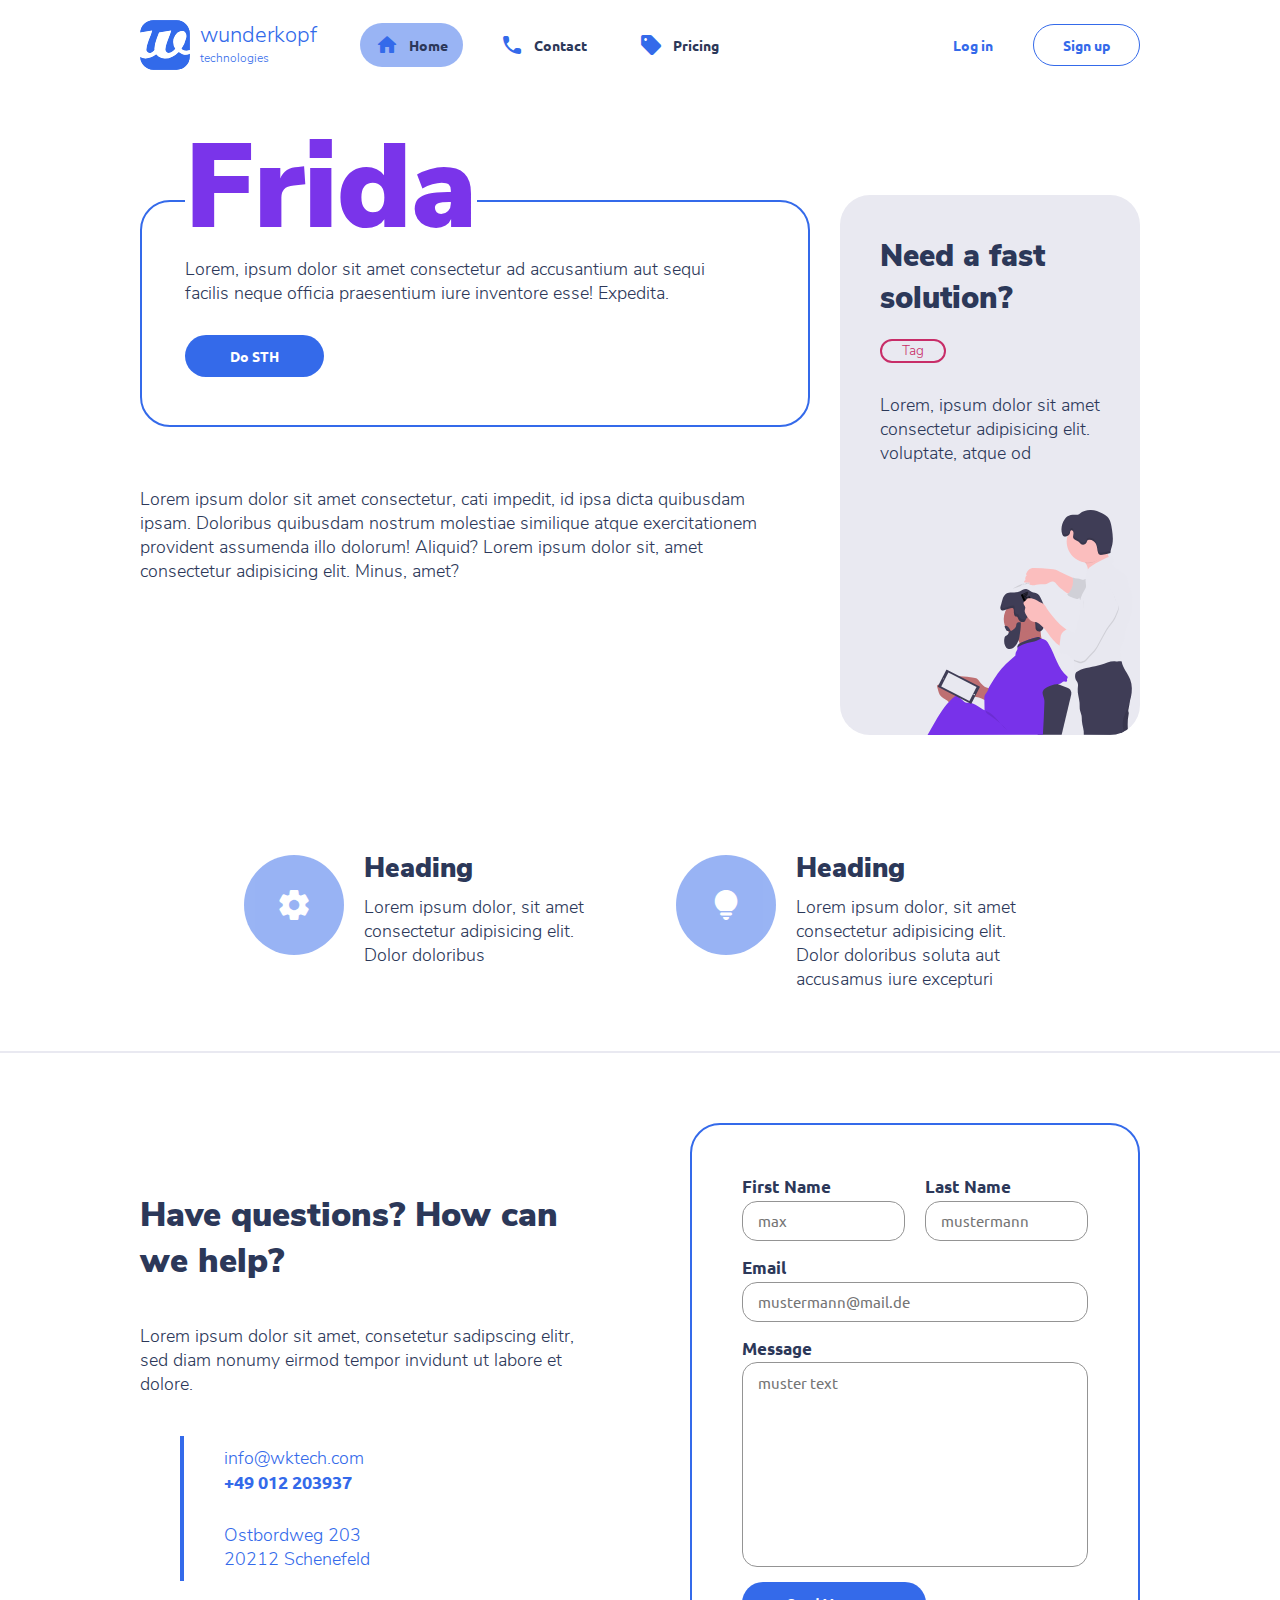
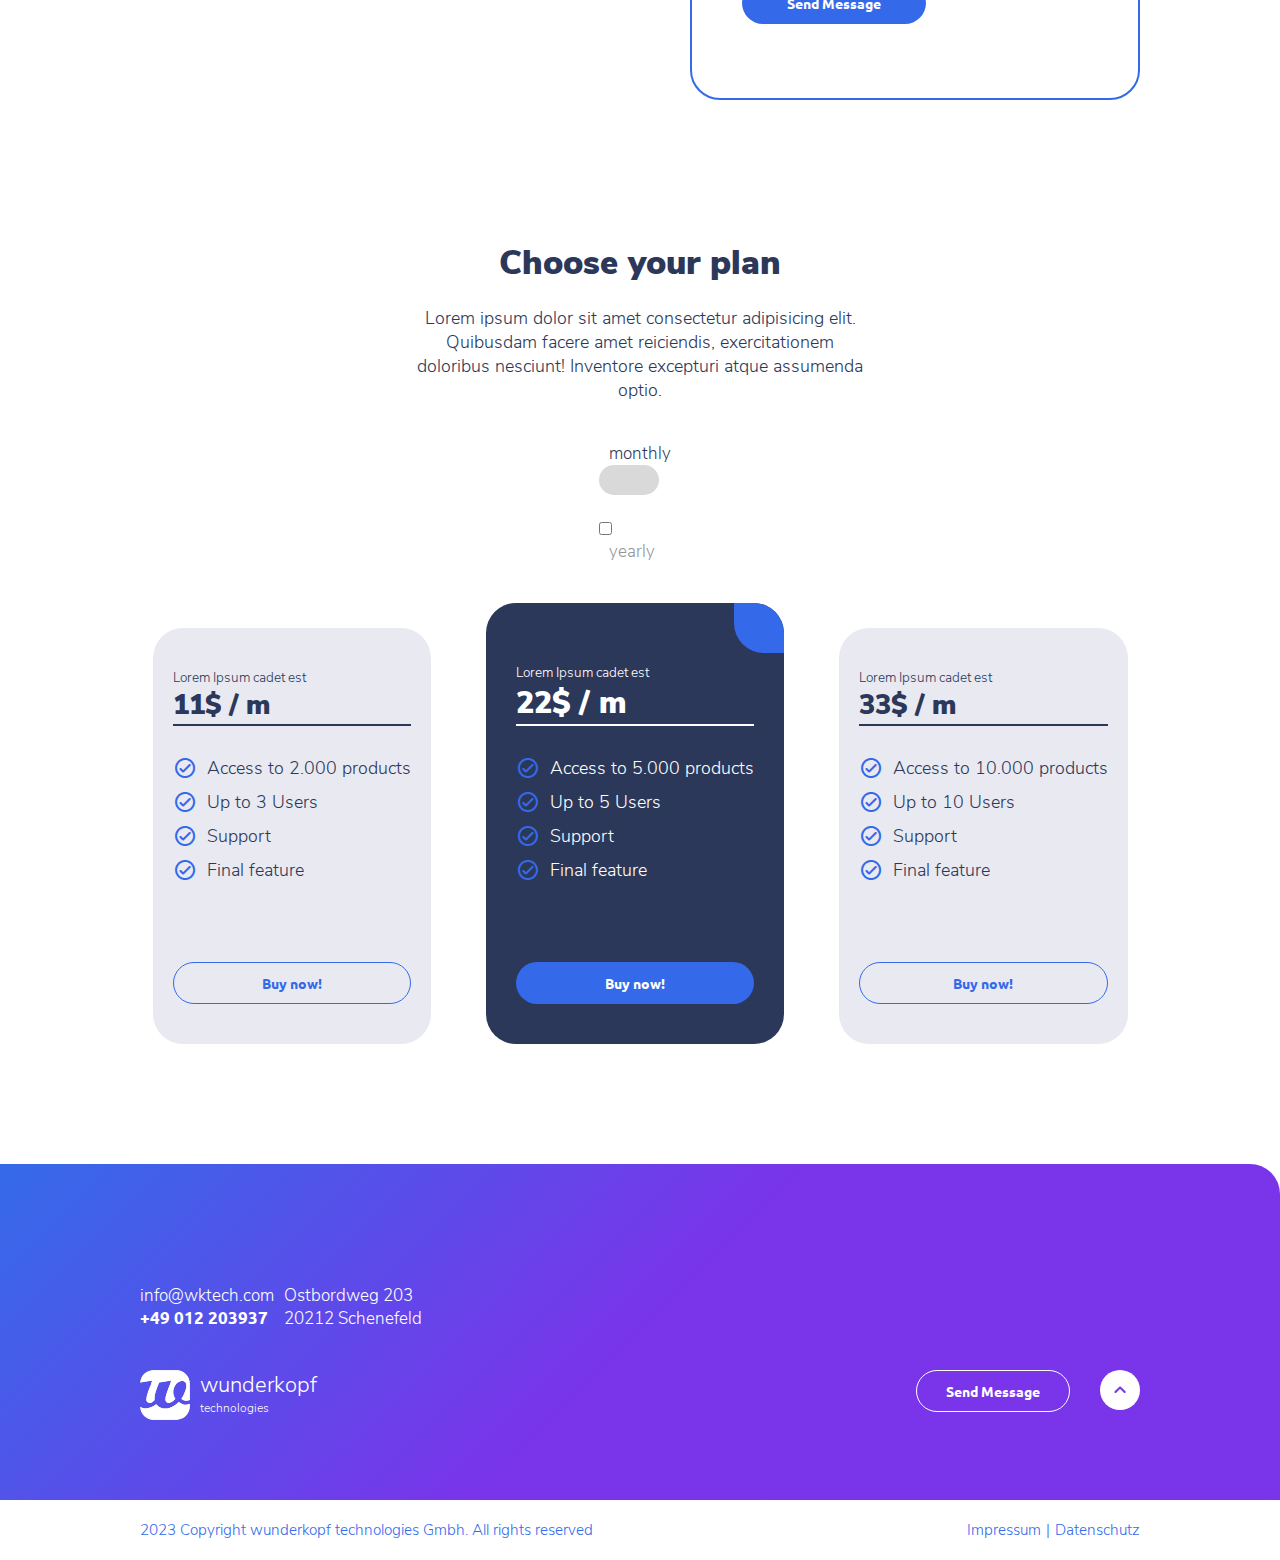
<file: index.html>
<!DOCTYPE html>
<html lang="en">
<head>
    <meta charset="UTF-8">
    <meta http-equiv="X-UA-Compatible" content="IE=edge">
    <meta name="viewport" content="width=device-width, initial-scale=1.0">

    <link rel="stylesheet" href="css/style.css">
    <link rel="stylesheet" href="css/nav.css">
    <link rel="stylesheet" href="css/footer.css">
    <link rel="stylesheet" href="css/templte.css">
    <link rel="stylesheet" href="css/button.css">
    <link rel="stylesheet" href="css/toast.css">

    


    <link rel="preconnect" href="//www.wkstatic.de">
    <script src="https://www.wkstatic.de/js/jquery-3.4.1.js"></script>

    <!-- tab browser icon -->
    <link rel="icon" type="image/x-icon" href="/images/favicon_wunderkopf.svg">

    <script src="https://code.wunderkopf.io/libs/util/iban.js"></script>

     <!--  bundles -->
     <link href="https://code.wunderkopf.io/libs/wkd/1.0.4/bundle.css" rel="stylesheet">
     <script src="https://code.wunderkopf.io/libs/wkd/1.0.4/bundle.js"></script>

     <!-- optional toast library for contact -->
     <!-- <script type="text/javascript" src="https://cdn.jsdelivr.net/npm/toastify-js"></script>
     <link rel="stylesheet" type="text/css" href="https://cdn.jsdelivr.net/npm/toastify-js/src/toastify.min.css"> -->

    <link href="https://fonts.googleapis.com/css?family=Material+Icons|Material+Icons+Outlined|Material+Icons+Two+Tone|Material+Icons+Round|Material+Icons+Sharp" 
    rel="stylesheet">
    <script src="script.js" defer></script>
    <script src="buttons.js" defer></script>
    <title>Frida D</title>
</head>
<body onkeypress="handleEnter(event)">
    
    <header class="nav">
        <div class="nav-container">
            <div class="logo" name='reload' tabindex="0">
                <img class="logo-image" src="./images/logo.svg" alt="Wunderkopf Logo / Frida D Logo">
                <div class="logo-text">
                    <span>wunderkopf</span>
                    <span>technologies</span>
                </div>
            </div>
            <div class="nav-menu hamburger-menu">
                <input type="checkbox" class="checkbox"/>
                <span class="span1"></span>
                <span class="span"></span>
                <span class="span1"></span>
                  <ul>
                  </ul>
            </div>
            <div class="nav-list--large">
                <ul class="nav-list-container list--flex">
                    <li class="nav-list-item--large nav-list-item--active list-item--active" name='reload' tabindex="0">
                        <span class="list-item__icon material-icons-round">home</span>
                        <span class="nav-list-item__text">Home</span>
                    </li>
                    <li class="nav-list-item--large nav-list-item list-item" name='contact' tabindex="0">
                        <span class="list-item__icon material-icons-round">call</span>
                        <span class="nav-list-item__text">Contact</span>
                    </li>
                    <li class="nav-list-item--large nav-list-item list-item" name='pricing' tabindex="0">
                        <span class="list-item__icon material-icons-round">sell</span>
                        <span class="nav-list-item__text">Pricing</span>
                    </li>
                </ul>
            </div>
            <div class="login-section">
                <a href="login.html" tabindex="-1">
                    <button class="button nav-primary-button nav-button list-item" tabindex="0">
                        <span class="button-text">Log in</span>
                    </button>
                </a>
                <button class="secondary-button button nav-secondary-button nav-button list-item" tabindex="0">
                    <span class="button-text secondary-button__text">Sign up</span>
                    <span class="secondary-button-hover"></span>
                    <a href="#" class="secondary-button__ripple" tabindex="-1"></a>
                </button>
            </div>
        </div>
    </header>
    <aside class="nav-list--mobile">
        <div class="nav-list-mobile-container">
            <img src="./images/mobilenav.svg" class="nav-list-svg--mobile">
            <ul class="nav-list-container">
                <li class="nav-list-item--active nav-list-item--mobile list-item--active">
                    <span class="list-item__icon material-icons-round">home</span>
                    <span class="nav-list-item__text">Home</span>
                </li>
                <li class="nav-list-item nav-list-item--mobile contact">
                    <span class="list-item__icon material-icons-round">call</span>
                    <span class="nav-list-item__text">Contact</span>
                </li>
                <li class="nav-list-item nav-list-item--mobile pricing">
                    <span class="list-item__icon material-icons-round">sell</span>
                    <span class="nav-list-item__text">Pricing</span>
                </li>
                <li class="nav-list-item nav-list-item--mobile__contact list-item--active">
                    <div class="contact__small">
                        <div class="contact__small-info">
                            <div class="contact__small-info-text contact-text text">info@wktech.com</div>
                            <div class="contact__small-info-bold contact-text text">+49 012 203937</div>
                        </div>
                        <!-- <div class="contact__small-adress contact-text text">Ostbordweg 203 <br>20212 Schenefeld</div> -->
                    </div>
                </li>
            </ul>
        </div>
        
        <div class="nav-list-footer--mobile">
            <a href="login.html" tabindex="-1">
                <button class="button nav-primary-button nav-button list-item" tabindex="0">
                    <span class="button-text">Log in</span>
                </button>
            </a>
            <button class="secondary-button button nav-button list-item" tabindex="-1">
                <span class="button-text secondary-button__text">Sign up</span>
                <span class="secondary-button-hover"></span>
                <a href="#" class="secondary-button__ripple" tabindex="-1"></a>
            </button>
        </div>
    </aside>
    <div class="blur"></div>
    <main>
        <section class="section info-section-01">
            <div class="info-section-container">
                <div class="info-section-heading">
                    <div class="info-section-heading-frida">
                        
                        <div class="info-section-heading-frida--large">
                            <span class="info-section-heading-frida-text frida-animation" style="--i:1">F</span>
                            <span class="info-section-heading-frida-text frida-animation" style="--i:2">r</span>
                            <span class="info-section-heading-frida-text frida-animation" style="--i:3">i</span>
                            <span class="info-section-heading-frida-text frida-animation" style="--i:4">d</span>
                            <span class="info-section-heading-frida-text frida-animation" style="--i:5">a</span>
                        </div>
                        

                        <div class="info-section-heading-frida--mobile">
                            <div class="info-section-heading-frida-text">Fri</div>
                            <div class="info-section-heading-frida-text">Da</div>
                        </div>
                        
                    </div>
    
                    <div class="info-section-heading--desktop">
                        <div class="info-section-text text">Lorem, ipsum dolor sit amet consectetur ad accusantium aut sequi facilis neque officia praesentium iure inventore esse! Expedita.</div>
                        <button class="primary-button button section-button" tabindex="0">
                            <span class="button-text">Do STH</span>
                        </button>
                    </div>
                </div>

                <div class="info-section-text-large text">Lorem ipsum dolor sit amet consectetur, cati impedit, id ipsa dicta quibusdam ipsam. Doloribus quibusdam nostrum molestiae similique atque exercitationem provident assumenda illo dolorum! Aliquid? Lorem ipsum dolor sit, amet consectetur adipisicing elit. Minus, amet?</div>
            </div>
            
            <div class="info-section-heading--mobile">
                <div class="info-section-text text">Lorem, ipsum dolor sit amet consectetur adipisicing elit. Hic voluptate, atque odit explicabo deleniti accusantium aut sequi facilis neque officia praesentium iure inventore esse! Expedita.</div>
                <button class="primary-button button section-button mobile-button" tabindex="0">
                    <span class="button-text">Do STH</span>
                </button>
            </div>
            

            <div class="info-section-card card">
                <div class="info-section-card-container">
                    <div class="info-section-card-heading card-heading heading">Need a fast solution?</div>
                    <div class="info-section-card-tag text">Tag</div>
                    <div class="info-section-card-text text">Lorem, ipsum dolor sit amet consectetur adipisicing elit. voluptate, atque od</div>
                </div>
                <img src="./images/svg_barber.svg" class="info-section-card-image">
            </div>
        </section>
        <section class="section benefit-section-02">
            <div class="benefit-section-item">
                <div class="benefit-section-item-image">
                    <span class="material-icons-round md-36 benefit-section-item-image-icon">settings</span>
                </div>
                <div class="benefit-section-item-heading heading">Heading</div>
                <div class="benefit-section-item-text text">Lorem ipsum dolor, sit amet consectetur adipisicing elit. Dolor doloribus</div>
            </div>

            <div class="benefit-section-item">
                <div class="benefit-section-item-image">
                    <span class="material-icons-round md-36 benefit-section-item-image-icon">lightbulb</span>
                </div>
                <div class="benefit-section-item-heading heading">Heading</div>
                <div class="benefit-section-item-text text">Lorem ipsum dolor, sit amet consectetur adipisicing elit. Dolor doloribus soluta aut accusamus iure excepturi</div>
            </div>
        </section>
        <div class="border"></div>
        <section class="section contact-section-03">
            <div class="contact-section-info">
                <div class="contact-section-info-heading heading">Have questions? How can we help?</div>
                <div class="contact-section-info-text text">Lorem ipsum dolor sit amet, consetetur sadipscing elitr, sed diam nonumy eirmod tempor invidunt ut labore et dolore.</div>
                <div class="contact__small contact__small-03">
                    <div class="contact__small-info">
                        <div class="contact__small-info-text contact-text copyElm text">info@wktech.com</div>
                        <div class="contact__small-info-bold contact-text copyElm text">+49 012 203937</div>
                    </div>
                    <div class="contact__small-adress tex contact-text copyElm text">Ostbordweg 203 <br>20212 Schenefeld</div>
                </div>
                
            </div>  

            <form class="contact-section-form" action="javascript:;" name='form' onsubmit="handleSubmit()">
                <div class="form-item contact-section-form-item form-first-name">
                    <div class="form-text contact-section-form-text">First Name</div>
                    <input type="text" class="form-input contact-section-form-field" name="first-name" placeholder="max">
                </div>
                <div class="form-item contact-section-form-item form-last-name">
                    <div class="form-text contact-section-form-text">Last Name</div>
                    <input type="text" class="form-input contact-section-form-field" name="last-name" placeholder="mustermann">
                </div>
                <div class="form-item contact-section-form-item form-email">
                    <div class="form-text contact-section-form-text">Email</div>
                    <input type="email" class="form-input contact-section-form-field" name="email" placeholder="mustermann@mail.de">
                </div>
                <div class="form-text form-item contact-section-form-item form-message">
                    <div class="contact-section-form-text">Message</div>
                    <textarea class="form-input contact-section-form-field textarea" name="message" placeholder="muster text" ></textarea>
                </div>
                <button type="submit" name="submit-button" class="primary-button button form-button" tabindex="0">
                    <span class="button-text">Send Message</span>
                </button>
            </form>
        </section>
        <section class="section pricing-section-04">
            <div class="pricing-section-info">
                <div class="pricing-section-info-heading heading">Choose your plan</div>
                <div class="pricing-section-info-text text">Lorem ipsum dolor sit amet consectetur adipisicing elit. Quibusdam facere amet reiciendis, exercitationem doloribus nesciunt! Inventore excepturi atque assumenda optio.</div>
                <form class="wkd-form-field pricing-section-bool basic-switch" id="basic-switch" data-wkd-auto-init="WkdFormField">
                    <label class="switch-label pricing-section-switch-label--active" id="label1" for="basic-switch">monthly</label>
                    <div class="wkd-switch wkd-switch--touch wkd-form-field__input" tabindex="0"  data-wkd-auto-init="WkdSwitch">
                        <div class="wkd-switch__track"></div>
                        <div class="wkd-switch__thumb-underlay">
                            <div class="wkd-switch__thumb"></div>
                            <input type="checkbox" class="wkd-switch__native-control pricing-switch" tabindex="-1" role="switch" aria-checked="false">
                        </div>
                    </div>
                    <label class="switch-label pricing-section-switch-label" id="label2" for="basic-switch">yearly</label>
                </form> 
            </div>
            <div class="pricing-section-card-container">

                <div class="pricing-section-card secondary-card--large card">
                    <div class="secondary-card card-subheading text">Lorem Ipsum cadet est</div>
                    <div class="secondary-card card-heading heading">11$ / m</div>
    
                    <ul class="secondary-card pricing-section-card-list list">
                        <li class="card-list-item text">
                            <span class="list-item__icon material-icons-round">check_circle_outline</span>
                            <div class="secondary-card card-list-item__text text">Access to 2.000 products</div>
                        </li>
                        <li class="card-list-item">
                            <span class="list-item__icon material-icons-round">check_circle_outline</span>
                            <div class="secondary-card card-list-item__text text">Up to 3 Users</div>
                        </li>
                        <li class="card-list-item">
                            <span class="list-item__icon material-icons-round">check_circle_outline</span>
                            <div class="secondary-card card-list-item__text text">Support</div>
                        </li>
                        <li class="card-list-item">
                            <span class="list-item__icon material-icons-round">check_circle_outline</span>
                            <div class="secondary-card card-list-item__text text">Final feature</div>
                        </li>
                    </ul>
                    <!-- <button class="primary-button button section-button pricing-card-button" tabindex="0">
                        <span class="button-text">Buy now!</span>
                    </button> -->
                    <button class="secondary-button button section-button pricing-card-button" tabindex="0" style="background: transparent !important;">
                        <span class="button-text secondary-button__text">Buy now!</span>
                        <span class="secondary-button-hover"></span>
                        <a href="#" class="secondary-button__ripple" tabindex="-1"></a>
                    </button>
                </div>

                <div class="pricing-section-card primary-card--large card">
                    <div class="primary-card card-subheading text">Lorem Ipsum cadet est</div>
                    <div class="primary-card card-heading heading">22$ / m</div>
    
                    <ul class="primary-card pricing-section-card-list list">
                        <li class="card-list-item text">
                            <span class="list-item__icon material-icons-round">check_circle_outline</span>
                            <div class="primary-card card-list-item__text text">Access to 5.000 products</div>
                        </li>
                        <li class="card-list-item">
                            <span class="list-item__icon material-icons-round">check_circle_outline</span>
                            <div class="primary-card card-list-item__text text">Up to 5 Users</div>
                        </li>
                        <li class="card-list-item">
                            <span class="list-item__icon material-icons-round">check_circle_outline</span>
                            <div class="primary-card card-list-item__text text">Support</div>
                        </li>
                        <li class="card-list-item">
                            <span class="list-item__icon material-icons-round">check_circle_outline</span>
                            <div class="primary-card card-list-item__text text">Final feature</div>
                        </li>
                    </ul>
                    <button class="primary-button button section-button pricing-card-button" tabindex="0">
                        <span class="button-text">Buy now!</span>
                    </button>
                </div>
                
                <div class="pricing-section-card secondary-card--large card">
                    <div class="secondary-card card-subheading text">Lorem Ipsum cadet est</div>
                    <div class="secondary-card card-heading heading">33$ / m</div>
    
                    <ul class="secondary-card pricing-section-card-list list">
                        <li class="card-list-item text">
                            <span class="list-item__icon material-icons-round">check_circle_outline</span>
                            <div class="secondary-card card-list-item__text text">Access to 10.000 products</div>
                        </li>
                        <li class="card-list-item">
                            <span class="list-item__icon material-icons-round">check_circle_outline</span>
                            <div class="secondary-card card-list-item__text text">Up to 10 Users</div>
                        </li>
                        <li class="card-list-item">
                            <span class="list-item__icon material-icons-round">check_circle_outline</span>
                            <div class="secondary-card card-list-item__text text">Support</div>
                        </li>
                        <li class="card-list-item">
                            <span class="list-item__icon material-icons-round">check_circle_outline</span>
                            <div class="secondary-card card-list-item__text text">Final feature</div>
                        </li>
                    </ul>
                    <!-- <button class="primary-button button section-button pricing-card-button" tabindex="0">
                        <span class="button-text">Buy now!</span>
                    </button> -->
                    <button class="secondary-button button section-button pricing-card-button" tabindex="0" style="background: transparent !important;">
                        <span class="button-text secondary-button__text">Buy now!</span>
                        <span class="secondary-button-hover"></span>
                        <a href="#" class="secondary-button__ripple" tabindex="-1"></a>
                    </button>
                </div>
            </div>

        </section>
    </main>
    <footer>
        <div class="footer-container">
            <div class="footer-large">
                <div class="contact__small footer-contact__small">
                    <div class="contact__small-info footer-contact__small-info">
                        <div class="contact__small-info-text footer-contact-text contact-text copyElm text">info@wktech.com</div>
                        <div class="contact__small-info-bold footer-contact-text contact-text copyElm text">+49 012 203937</div>
                    </div>
                    <div class="contact__small-adress footer-contact-text contact-text copyElm text">Ostbordweg 203 <br>20212 Schenefeld</div>
                </div>
                <div class="footer-large-list">
                    <div class="logo footer-logo" name="reload" tabindex="0">
                        <img class="logo-image" src="./images/logo_footer.svg" alt="Wunderkopf Logo / Frida D Logo">
                        <div class="logo-text">
                            <span>wunderkopf</span>
                            <span>technologies</span>
                        </div>
                    </div>
                    <div class="footer-large-list-buttons">
                        <button class="secondary-button footer-button button" tabindex="0">
                            <span class="button-text secondary-button__text">Send Message</span>
                            <span class="secondary-button-hover footer-hover"></span>
                            <a href="#" class="secondary-button__ripple" tabindex="-1"></a>
                        </button>
                        <button class="icon-button footer-icon-button" name="up">
                            <span class="material-icons-round icon-button--icon">expand_less</span>
                        </button>
                    </div>
                </div>
            </div>
        </div>
        <div class="footer-small">
            <div class="footer-small-rights text">2023 Copyright wunderkopf technologies Gmbh. 
                All rights reserved</div>
            <div class="footer-small-links">
                <ul class="footer-small-list list">
                    <li class="footer-small-list-item list-item">
                        <a href="#" class="footer-small-list-item-text">Impressum</a>
                    </li>
                    <li class="footer-small-list-item list-item">|</li>
                    <li class="footer-small-list-item list-item">
                        <a href="#" class="footer-small-list-item-text">Datenschutz</a>
                    </li>
                </ul>
            </div>
        </div>
    </footer>   
</body>
</html>
</file>
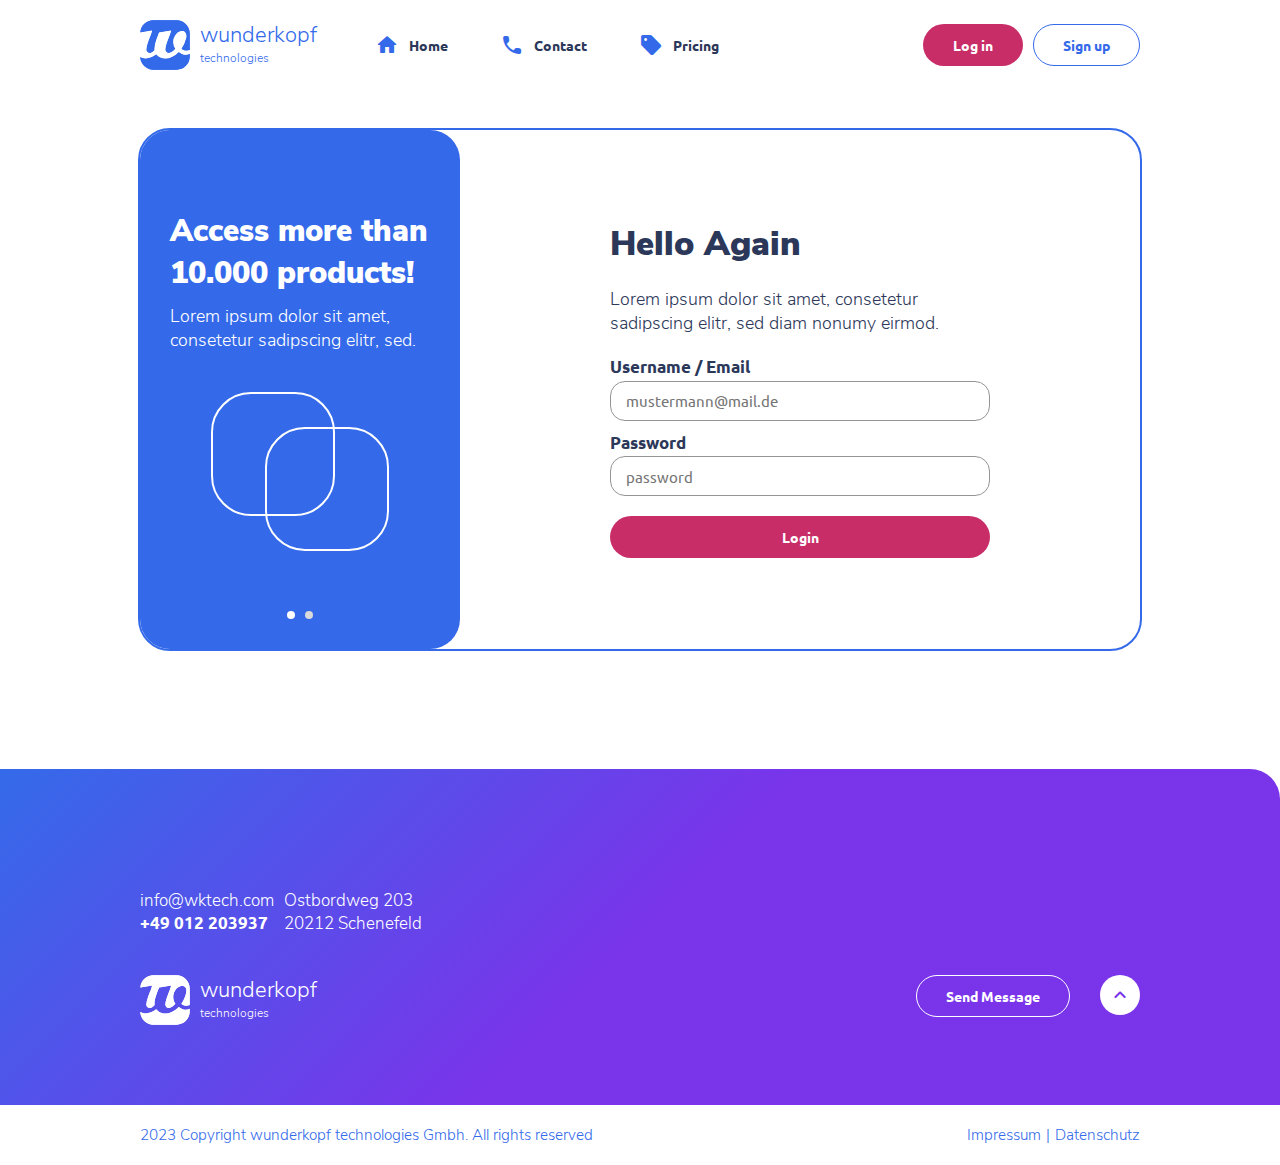
<file: login.html>
<!DOCTYPE html>
<html lang="en">
    <head>
        <meta charset="UTF-8">
        <meta http-equiv="X-UA-Compatible" content="IE=edge">
        <meta name="viewport" content="width=device-width, initial-scale=1.0">
    
        <link rel="stylesheet" href="css/style.css">
        <link rel="stylesheet" href="css/nav.css">
        <link rel="stylesheet" href="css/footer.css">
        <link rel="stylesheet" href="css/templte.css">
        <link rel="stylesheet" href="css/button.css">
        <link rel="stylesheet" href="css/login.css">
        <link rel="stylesheet" href="css/toast.css">

    
    
        <link rel="preconnect" href="//www.wkstatic.de">
        <script src="https://www.wkstatic.de/js/jquery-3.4.1.js"></script>
    
        <!-- tab browser icon -->
        <link rel="icon" type="image/x-icon" href="/images/favicon_wunderkopf.svg">
    
        <script src="https://code.wunderkopf.io/libs/util/iban.js"></script>
    
            <!--  bundles -->
            <link href="https://code.wunderkopf.io/libs/wkd/1.0.4/bundle.css" rel="stylesheet">
            <script src="https://code.wunderkopf.io/libs/wkd/1.0.4/bundle.js"></script>
    
        <link href="https://fonts.googleapis.com/css?family=Material+Icons|Material+Icons+Outlined|Material+Icons+Two+Tone|Material+Icons+Round|Material+Icons+Sharp" 
        rel="stylesheet">
        <title>Frida D Login</title>
        <script src="script.js" defer></script>
        <script src="login.js" defer></script>
        <script src="buttons.js" defer></script>
    </head>
<body>
    
    <header class="nav">
        <div class="nav-container">
            <div class="logo" name='reload' tabindex="0">
                <img class="logo-image" src="./images/logo.svg" alt="Wunderkopf Logo / Frida D Logo">
                <div class="logo-text">
                    <span>wunderkopf</span>
                    <span>technologies</span>
                </div>
            </div>
            <div class="nav-menu hamburger-menu">
                <input type="checkbox" class="checkbox"/>
                <span class="span1"></span>
                <span class="span"></span>
                <span class="span1"></span>
                <ul>
                </ul>
            </div>
            <div class="nav-list--large">
                <ul class="nav-list-container list--flex">
                    <a href="index.html">
                        <li class="nav-list-item--large nav-list-item list-item" name='home'>
                            <span class="list-item__icon material-icons-round">home</span>
                            <span class="nav-list-item__text">Home</span>
                        </li>
                    </a>
                    <a href="index.html">
                        <li class="nav-list-item--large nav-list-item list-item" name='contact'>
                            <span class="list-item__icon material-icons-round">call</span>
                            <span class="nav-list-item__text">Contact</span>
                        </li>
                    </a>
                    <a href="index.html">
                        <li class="nav-list-item--large nav-list-item list-item" name='pricing'>
                            <span class="list-item__icon material-icons-round">sell</span>
                            <span class="nav-list-item__text">Pricing</span>
                        </li>
                    </a>
                </ul>
            </div>
            <div class="login-section">
                <button class="button nav-primary-button nav-button list-item button--active" name="reload" tabindex="0">
                    <span class="button-text">Log in</span>
                </button>
                <button class="secondary-button button nav-secondary-button nav-button list-item" tabindex="0">
                    <span class="button-text secondary-button__text">Sign up</span>
                    <span class="secondary-button-hover"></span>
                    <a href="#" class="secondary-button__ripple" tabindex="-1"></a>
                </button>
            </div>
        </div>
    </header>
    <aside class="nav-list--mobile">
        <div class="nav-list-mobile-container">
            <img src="./images/mobilenav.svg" class="nav-list-svg--mobile">
            <ul class="nav-list-container">
                <a href="index.html" tabindex="-1">
                    <li class="nav-list-item nav-list-item--mobile">
                        <span class="list-item__icon material-icons-round">home</span>
                        <span class="nav-list-item__text">Home</span>
                    </li>
                </a>
                <a href="index.html" tabindex="-1">
                    <li class="nav-list-item nav-list-item--mobile">
                        <span class="list-item__icon material-icons-round">call</span>
                        <span class="nav-list-item__text">Contact</span>
                    </li>
                </a>
                <a href="index.html" tabindex="-1">
                    <li class="nav-list-item nav-list-item--mobile">
                        <span class="list-item__icon material-icons-round">sell</span>
                        <span class="nav-list-item__text">Pricing</span>
                    </li>
                </a>
                <li class="nav-list-item list-item--active nav-list-item--mobile__contact">
                    <div class="contact__small">
                        <div class="contact__small-info">
                            <div class="contact__small-info-text contact-text text">info@wktech.com</div>
                            <div class="contact__small-info-bold contact-text text">+49 012 203937</div>
                        </div>
                        <!-- <div class="contact__small-adress contact-text text">Ostbordweg 203 <br>20212 Schenefeld</div> -->
                    </div>
                </li>
            </ul>
        </div>
        
        <div class="nav-list-footer--mobile">
            <button class="button nav-primary-button nav-button list-item button--active" tabindex="-1">
                <span class="button-text">Log in</span>
            </button>
            <button class="secondary-button button nav-button list-item" tabindex="-1">
                <span class="button-text secondary-button__text">Sign up</span>
                <span class="secondary-button-hover"></span>
                <a href="#" class="secondary-button__ripple" tabindex="-1"></a>
            </button>
        </div>
    </aside>
    <div class="blur"></div>
    <main>
        <section class="login section">
            <div class="login-container">
                <div class="login-swipe">
                    <div class="login-swipe-container">
                        <div class="login-swipe-card">
                            <div class="login-swipe-card-heading heading">Access more than 10.000 products!</div>
                            <div class="login-swipe-card-text text">Lorem ipsum dolor sit amet, consetetur sadipscing elitr, sed.</div>
                            <img src="./images/svg_login_2.svg" class="login-swipe-card-svg" alt="svg login">
                            <div class="login-swipe-page-indication">
                                <span class="login-swipe-page-indication-dot--active"></span>
                                <span class="login-swipe-page-indication-dot"></span>
                            </div>
                        </div>
                        <div class="login-swipe-card">
                            <div class="login-swipe-card-heading heading">Save. Secure. Flexible.</div>
                            <div class="login-swipe-card-text text">Lorem ipsum dolor sit amet, consetetur sadipscing elitr, sed.</div>
                            <img src="./images/svg_login_1.svg" class="login-swipe-card-svg" alt="svg login">
                            <div class="login-swipe-page-indication">
                                <span class="login-swipe-page-indication-dot"></span>
                                <span class="login-swipe-page-indication-dot--active"></span>
                            </div>
                        </div>
                    </div>
                </div>
                <div class="login-interface">
                    <div class="login-interface-heading heading">Hello Again</div>
                    <div class="login-interface-text text">Lorem ipsum dolor sit amet, consetetur sadipscing elitr, sed diam nonumy eirmod.</div>
                    <form class="login-interface-form" action="javascript:;" onsubmit="handleLogin()">
                        <div class="form-item login-interface-form-item username">
                            <div class="form-text login-interface-form-text">Username / Email</div>
                            <input type="text" class="form-input login-interface-form-field" name="username" placeholder="mustermann@mail.de">
                        </div>
                        <div class="form-item login-interface-form-item password">
                            <div class="form-text login-interface-form-text">Password</div>
                            <input type="password" class="form-input login-interface-form-field" name="password" placeholder="password">
                        </div>
                        <button type="submit" name="login-submit" class="primary-button button form-button login-button" tabindex="0">
                            <span class="button-text">Login</span>
                        </button>
                    </form>
                </div>
                
            </div>
        </section>
    </main>
    <footer>
        <div class="footer-container">
            <div class="footer-large">
                <div class="contact__small footer-contact__small">
                    <div class="contact__small-info footer-contact__small-info">
                        <div class="contact__small-info-text footer-contact-text copyElm text">info@wktech.com</div>
                        <div class="contact__small-info-bold footer-contact-text copyElm text">+49 012 203937</div>
                    </div>
                    <div class="contact__small-adress footer-contact-text copyElm text">Ostbordweg 203 <br>20212 Schenefeld</div>
                </div>
                <div class="footer-large-list">
                    <div class="logo footer-logo" tabindex="0">
                        <img class="logo-image" src="./images/logo_footer.svg" alt="Wunderkopf Logo / Frida D Logo">
                        <div class="logo-text">
                            <span>wunderkopf</span>
                            <span>technologies</span>
                        </div>
                    </div>
                    <div class="footer-large-list-buttons">
                        <button class="secondary-button footer-button button" tabindex="0">
                            <span class="button-text secondary-button__text">Send Message</span>
                            <span class="secondary-button-hover footer-hover"></span>
                            <a href="#" class="secondary-button__ripple" tabindex="-1"></a>
                        </button>
                        <button class="icon-button footer-icon-button" name="up">
                            <span class="material-icons-round icon-button--icon">expand_less</span>
                        </button>
                    </div>
                </div>
            </div>
        </div>
        <div class="footer-small">
            <div class="footer-small-rights text">2023 Copyright wunderkopf technologies Gmbh. 
                All rights reserved</div>
            <div class="footer-small-links">
                <ul class="footer-small-list list">
                    <li class="footer-small-list-item list-item">
                        <a href="#" class="footer-small-list-item-text">Impressum</a>
                    </li>
                    <li class="footer-small-list-item list-item">|</li>
                    <li class="footer-small-list-item list-item">
                        <a href="datenschutz.html" class="footer-small-list-item-text">Datenschutz</a>
                    </li>
                </ul>
            </div>
        </div>
    </footer>   
</body>
</html>
</file>
<file: css/style.css>
.section {
    position: relative;
    width: 85%;
    max-width: 1000px;
    padding: 40px 0px 80px 0px;
    margin: auto;
}


/* section 1 */

.info-section-01 {
    display: flex;
    flex-direction: column;
    padding-top: 60px;
    padding-bottom: 20px;
}

.info-section-container {
    display: flex;
    flex-direction: column;
    position: relative;

    width: 100%;
}

.info-section-heading {
    display: flex;
    flex-direction: column;
    position: relative;
    padding: 50px 0px 70px 0px;
}

.info-section-heading::after {
    content: '';
    position: absolute;
    border: 2px solid var(--theme-primary);
    border-radius: var(--border-radius-large);
    width: 60vw;
    max-width: 300px;
    height: 95%;
    left: 70px;
    top: 50%;
    transform: translateY(-50%);
    z-index: 0;
}

.frida-animation {
    animation: waviy 8s infinite;
    animation-delay: calc(.1s * var(--i));
}

@keyframes waviy {
    0%, 4%, 10%,100% {
      transform: translateY(0)
    }
    7% {
      transform: translateY(-20px)
    }
  }

.info-section-heading-frida--large {
    display: none;
}

.info-section-heading-frida--mobile {
    display: flex;
    flex-direction: column;
}

@media all and (min-width: 750px) {
    .info-section-heading-frida--mobile {
        display: none;
    }

    .info-section-heading-frida--large {
        display: flex;
    }
}

.info-section-heading-frida {
    z-index: 1;
    background-color: var(--theme-background-1);
    width: min-content;
}

.info-section-heading-frida-text {
    color: var(--theme-accent-4);
    font-size: 8.5rem;
    font-family: var(--typography-font-primary-bold);
    line-height: 8.5rem;
}

.info-section-text {
    padding: 30px 0px 30px 0px;
}

.info-section-text-large {
    width: 100%;
    padding: 60px 0px 0px 0px;
}

.info-section-heading--desktop {
    display: none;
    width: 90%;
}

.info-section-text-large, .info-section-text {
    text-align: center;
}

.info-section-heading--mobile {
    display: block;
    display: flex;
    flex-direction: column;
    align-items: center;
}

.mobile-button {
    width: 220px;
}

.card {
    position: relative;
    overflow: hidden;
    display: flex;
    flex-direction: column;
    width: 100%;
    margin: 0 auto;

    border-radius: var(--border-radius-large);
}

.info-section-card {
    margin-top: 50px;
    padding: 40px;
    
    background-color: var(--theme-background-2);
}

.card-heading {
    font-size: 1.8rem;
}

.info-section-card-tag {
    width: min-content;
    cursor: pointer;
    padding: 0px 20px;
    line-height: 1.2rem;
    font-size: .8rem !important;
    margin: 20px 0px;
    color: var(--theme-gradient-1) !important;
    border: 2px solid var(--theme-gradient-1);
    border-radius: var(--border-radius);
}

.info-section-card-text {
    padding: 10px 0px 220px 0px;
    max-width: 250px;
}

.info-section-card-image {
    position: absolute;
    right: -70px;
    bottom: 0;
    width: 120%;
    max-width: 480px;
}

.info-section-line {
    margin-top: 20px;
    width: 200%;
    height: 2px;
    background-color: var(--theme-primary);
}

@media all and (min-width: 550px) {

    .info-section-heading-frida--mobile {
        flex-direction: row;
    }

    .info-section-heading::after {
        max-width: 1000px;
    }

    .info-section-card {
        flex-direction: row;
    }

    .info-section-card-text {
        padding-bottom: calc(-20vw + 250px);
    }

    .info-section-heading-frida-text:nth-child(2) {
        text-transform: lowercase;
    }
}

@media all and (min-width: 750px) {

    .info-section-01 {
        flex-direction: row;
        justify-content: space-between;
        padding-bottom: 80px;
    }

    .info-section-container {
        flex-grow: 1;
        width: 70%;
    }

    .info-section-heading {
        padding: 0px 45px !important;
        height: min-content;
        margin: 0px 30px 50px 0px;
    }

    .info-section-heading-frida-text {
        font-size: 5.5rem;
        line-height: 4.5rem;
    }

    .info-section-heading::after {
        height: 100%;
        left: 0px;
        top: 50px;
        width: 100% !important;
        transform: none;
    }

    .info-section-heading--desktop {
        display: block;
    }

    .info-section-heading--mobile {
        display: none;
    }

    .info-section-card {
        width: 300px;
        height: 540px;
        margin: 45px 0px 0px 0px;
        flex-grow: 0;
    }

    .info-section-text-large {
        width: 90%;
    }

    .info-section-card-text {
        padding-bottom: 0px;
    }

    .info-section-text-large, .info-section-text {
        text-align: left;
    }
}

@media all and (min-width: 1200px) {
    .info-section-heading-frida-text {
        font-size: 7rem;
    }
}

/* section 2 */


.benefit-section-02 {
    display: flex;
    flex-direction: column;
    justify-content: space-around;
    column-gap: 5vw;
    max-width: 800px;
    padding-bottom: 60px !important;
}

.benefit-section-item {
    display: grid;
    grid-template-columns: 90px auto;
    grid-template-rows: 40px auto;
    column-gap: 15px;
    row-gap: 10px;
    justify-content: center;
    padding: 30px 0px;
    width: 90%;
    margin: 0 auto;
}

.benefit-section-item-image {
    position: relative;
    
    background-color: var(--theme-primary);
    opacity: .5;
    width: 90px;
    height: 90px;
    border-radius: 50%;

    grid-row: 1 / 2;
    grid-column: 1;
}

.benefit-section-item-image-icon {
    position: absolute;
    left: 50%;
    top: 50%;
    transform: translate(-50%, -50%);
    color: var(--theme-on-primary);
}

.benefit-section-item-heading {
    grid-row: 1;
    grid-column: 2;

    font-size: 1.6rem;
    line-height: 1.6rem;
}

.benefit-section-item-text {
    grid-row: 2;
    grid-column: 2;
}


.border {
    position: relative;
    height: 2px;
    background-color: var(--theme-background-2);
    width: 100%;
    margin: 0 auto;
    margin-bottom: 30px;
}

@media all and (min-width: 600px) {
    .benefit-section-02 {
        flex-direction: row;
    }

    .benefit-section-item {
        grid-template-rows: 90px 40px auto;
    }

    .benefit-section-item-image {
        grid-row: 1;
    }

    .benefit-section-item-heading {
        grid-row: 2;
        grid-column: 1 / span 2;
    }

    .benefit-section-item-text {
        grid-row: 3;
        grid-column: 1 / span 2;
        max-width: 240px;
    }
    
}

@media all and (min-width: 750px) {
    .benefit-section-item {
        grid-template-columns: 100px auto;
        grid-template-rows: 30px auto;
        column-gap: 20px;
        padding: 0px;
        margin: 0px;
    }

    .benefit-section-item-image {
        width: 100px;
        height: 100px;
    }

    .benefit-section-item-image {
        grid-row: 1 / 2;
    }

    .benefit-section-item-heading {
        grid-row: 1;
        grid-column: 2;
    }

    .benefit-section-item-text {
        grid-row: 2;
        grid-column: 2;
    }
}



/* section 03 */

.contact-section-03 {
    display: flex;
    flex-direction: column;
}


/* Contact section left*/

.contact-section-info {
    position: inherit;
    padding: 0px 0px 50px 0px;
    max-width: 450px;
    display: flex;
    flex-direction: column;
    gap: 20px;
    align-self: center;
}

.contact-section-info-heading {
    font-size: 2.0rem;
    padding: 0px 0px 20px 0px;
    text-align: center;
}

.contact-section-info-text {
    text-align: center;
}

.contact__small {
    display: flex;
    flex-direction: column;
    gap: 30px;
}

.contact-text {
    cursor: pointer;
}

.contact__small-info-bold {
     font-family: var(--typography-font-secondary-bold) !important;
}

.contact__small-03 > *, .contact__small-03 > * > *{
    color: var(--theme-primary) !important;
    text-align: center;
}

/* contact section right */

.contact-section-form {
    display: grid;
    grid-template-columns: 1fr 1fr;
    grid-template-rows: 1fr 1fr 1fr 3fr 1fr;
    column-gap: 20px;
    row-gap: 15px;
    margin: 0 auto;

    /* gradient border */
    /* background: linear-gradient(white, white) padding-box,
                linear-gradient(135deg, var(--theme-primary) 50%, var(--theme-accent-4)) border-box;
    border-radius: var(--border-radius-large) 80px var(--border-radius-large) 80px; */
    border: 2px solid var(--theme-primary);
    border-radius: var(--border-radius-large);
    padding: 40px;

    /* single color border */

    /* padding: 40px;
    border: 2px solid var(--theme-primary);
    border-radius: var(--border-radius-large); */
}

.form-first-name {
    grid-column: 1 / span 2;
    grid-row: 1;
}

.form-last-name {
    grid-column: 1 / span 2;
    grid-row: 2;
}

.form-email {
    grid-column: 1 / span 2;
    grid-row: 3;
}

.form-message {
    grid-column: 1 / span 2;
    grid-row: 4;
}

.form-button {
    grid-column: 1;
    grid-row: 5;
}

.form-item {
    display: flex;
    flex-direction: column;
    row-gap: 2px;
}

.form-text {
    font-family: var(--typography-font-secondary-bold);
    font-size: 1rem;
    line-height: 1.4rem;
    color: var(--theme-on-background);
}

.form-input {
    background: transparent;
    font-family: var(--typography-font-secondary);
    outline: none;
    border: 1px solid var(--theme-background-4);
    border-radius: 15px !important;
    height: 40px;
    width: 100%;
    resize: none;
    overflow: hidden;
    padding: 10px 15px;
    font-size: .9rem;
    color: var(--theme-on-background);
}

.form-input:focus {
    border: 2px solid var(--theme-primary);
    background-color: var(--theme-primary-very-light);
    outline: none !important;
}

.form-field--wrong {
    border: 2px solid var(--theme-gradient-1);
    background-color: var(--theme-accent-3);
}

.contact-toast {
    background: var(--theme-on-background) !important;
    color: var(--theme-background-1) !important;
    font-family: var(--typography-font-secondary-bold);
}

.contact-section-form-text::after {
    content: '*';
    color: var(--theme-gradient-1);
    font-family: inherit;
    font-size: inherit;
    display: none;
}

.contact-section-form-field:autofill {
    background: transparent !important;
}

.contact-section-form-field:-webkit-autofill {
    background: transparent !important;
}

.textarea {
    height: 100%;
}

@media all and (min-width: 450px) {
    .contact-section-form {
        grid-template-rows: 1fr 1fr 3.5fr 1fr;
    }

    .form-first-name {
        grid-column: 1;
    }
    
    .form-last-name {
        grid-column: 2;
        grid-row: 1;
    }
    
    .form-email {
        grid-row: 2;
    }
    
    .form-message {
        grid-row: 3;
    }

    .form-button {
        grid-column: 1;
        grid-row: 4;
    }
}

@media all and (min-width: 750px) {
    .contact-section-form {
        padding: 50px;
    }
    .contact-section-03 {
        flex-direction: row;
        justify-content: space-between;
        gap: 30px;
    }
    
    .contact-section-info-container {
        display: flex;
    }

    .contact-section-info-content {
        display: flex;
    }

    .contact-section-info {
        width: fit-content;
    }

    /* .contact-section-info-heading {
        width: 100%;
    }

    .contact-section-info-text {
        width: 100%;
    } */

    .contact-section-form {
        width: auto;
        margin: 0;
        max-width: 450px;
    }

    .contact__small-03 {
        margin: 20px 0px 0px 40px;
        padding: 10px 40px;
        border-left: 4px solid var(--theme-primary);
    }

    .contact-section-info-text {
        text-align: left;
    }

    .contact-section-info-heading {
        text-align: left;
    }

    .contact__small-03 > *, .contact__small-03 > * > * {
        text-align: left;
    }
    
}

/* section-04 */

.pricing-section-04 {
    position: relative;
}

.pricing-section-info {
    display: flex;
    flex-direction: column;
    align-items: center;
    padding: 0px 0px 40px 0px;
}

.pricing-section-info-heading {
    font-size: 2.0rem;
    margin: 20px 0px;
}

.pricing-section-info-text {
    text-align: center;
    margin: 0px 0px 40px 0px;
    max-width: 450px;
}

.switch-label {
    padding: 0px 10px !important;
}

.pricing-section-switch-label {
    font-family: var(--typography-font-primary);
    color: var(--theme-background-4);
}

.pricing-section-switch-label--active {
    font-family: var(--typography-font-primary);
    color: var(--theme-on-background);
}

.pricing-section-card-container {
    display: flex;
    flex-direction: column;
    justify-content: center;
    gap: 50px;
    align-items: flex-end;
}

.pricing-section-card {
    padding: 60px 30px 40px 30px;
    width: 100%;
    height: min-content;
}

.card-subheading {
    font-size: .8rem !important;
}

.card-list-item {
    display: flex;
    flex-direction: row;
    align-items: center;
    gap: 10px;
}

.card-list-item__text {
    font-size: 1.05rem !important;
}


.pricing-section-card-list {
    display: flex;
    flex-direction: column;
    padding: 30px 0px 80px 0px;
    gap: 10px;
}

.primary-card--large {
    background-color: var(--theme-on-background) !important;
}

.primary-card--large > .card-heading {
    border-bottom: 2px solid var(--theme-on-primary);
}

.primary-card--large::after {
    content: '';
    height: 50px;
    width: 50px;
    border-radius: 0px var(--border-radius-large) 0px var(--border-radius-large);
    top: 0px;
    right: 0px;
    position: absolute;
    background-color: var(--theme-primary);
}

.primary-card {
    color: var(--theme-on-primary) !important;
}

.secondary-card--large {
    background-color: var(--theme-background-2) !important;
    padding: 40px 30px;
}

.secondary-card--large > .card-heading {
    border-bottom: 2px solid var(--theme-on-background);
    font-size: 1.6rem;
}

.secondary-card {
    color: var(--theme-on-background) !important;
}

.pricing-card-button {
    width: 100% !important;
    padding: 12px 0px !important;
}

@media all and (min-width: 750px) {
    .pricing-section-card-container {
        flex-direction: row;
        gap: 3%;
    }

    .pricing-section-card {
        max-width: none;
        width: auto;
    }

    .secondary-card--large {
        padding: 40px 20px;
    }
    
}
</file>
<file: css/nav.css>
.nav {
    position: relative;
    width: 100%;
    z-index: 100;
    background-color: var(--theme-on-primary);
    /*box-shadow: 0 1px 5px rgb(0 0 0 / 0.2);;*/

}


.nav-container {
    position: relative;
    display: grid;
    align-items: center;
    padding: 20px 0px;
    width: 85%;
    max-width: 1000px;
    justify-content: space-between;
    margin: 0 auto;
    background-color: inherit;
    grid-auto-flow: column;
}

.logo {
    position: relative;
    display: -webkit-box; 
    display: -ms-flexbox; 
    display: -webkit-flex;
    display: flex;
    flex-direction: row;
    column-gap: 10px;
    width: fit-content;

    height: 50px;
    color: #326AEA;
    cursor: pointer;
    outline-offset: 8px !important;
}

.logo-text {
    display: -webkit-box; 
    display: -ms-flexbox; 
    display: -webkit-flex;
    display: flex;
    
    flex-direction: column;
}

.logo-text span:nth-of-type(1) {
    font-size: 22px;
}

.logo-text span:nth-of-type(2) {
    font-size: 12px;
}

.hamburger-menu {
    display: flex;
    align-items: flex-end;
    flex-direction: column;
    height: 49px;
    width: 55px;
    -webkit-user-select: none;
    user-select: none;
}

.hamburger-menu input {
    position: absolute;
    width: 55px;
    height: 49px;
    cursor: pointer;
    opacity: 0; 
    z-index: 2; 
    -webkit-touch-callout: none;
}

.hamburger-menu span {
    display: block;
    position: relative;
    height: 2px;
}

.hamburger-menu .span1 {
    width: 42px;    
    margin-top: 10px;
    background: #326AEA;
    z-index: 1;
    transform-origin: 4px 0px;
    transition: transform 0.5s ease;
}

.hamburger-menu .span {
    width: 55px;
    margin-top: 10px;
    background: #326AEA;
    z-index: 1;
    transform-origin: 4px 0px;
    transition: transform 0.5s ease;
}

.hamburger-menu span:first-child {
    transform-origin: 0% 0%;
}

.hamburger-menu span:nth-last-child(3) {
    transform-origin: 0% 100%;
}

.hamburger-menu input:checked ~ span {
    opacity: 1;
    transform: rotate(45deg) translate(-2px, -1px);
    -webkit-transform: rotate(45deg) translate(-2px, -1px);
    -ms-transform: rotate(45deg) translate(-2px, -1px);
}

.hamburger-menu input:checked ~ span:nth-last-child(3) {
    opacity: 0;
    transform: rotate(0deg) scale(0.2, 0.2);
    -webkit-transform: rotate(0deg) scale(0.2, 0.2);
    -ms-transform: rotate(0deg) scale(0.2, 0.2);
}

.hamburger-menu input:checked ~ span:nth-last-child(2) {
    transform: rotate(-45deg) translate(0, -1px);
    -webkit-transform: rotate(-45deg) translate(0, -1px);
    -ms-transform: rotate(-45deg) translate(0, -1px);
}

.nav-list-item--large, .nav-list-item--mobile {
    display: flex;
    flex-direction: row;
    align-items: center;
    gap: 10px;
    padding: 0px 30px;
    font-size: .85rem;
    font-family: var(--typography-font-secondary-bold);
    padding: 10px 15px;
    border-radius: var(--border-radius);
    outline-offset: 0px;
    cursor: pointer;
}

.list-item__icon {
    color: var(--theme-primary);
}

.nav-list-item--active {
    background-color: var(--theme-primary-light) !important;
}

.nav-list-item__text{
    color: var(--theme-on-background);
}

.nav-list-item--active > a {
    text-decoration: none !important;
}


.login-section {
    display: none;
}

.nav-list--large {
    display: none;
}

.nav-primary-button {
    margin: 0px 5px 0px 0px;
}

.nav-secondary-button {
    margin: 0px 0px 0px 5px
}

.nav-list--mobile {
    position: absolute;
    display: flex;
    top: -600px;
    flex-direction: column;
    width: 100%;
    padding: 20px 0px;
    background-color: var(--theme-background-1);
    z-index: 10;
    transition: .3s ease;
}

.nav-list-mobile-container {
    display: flex;
    flex-direction: row;
    width: 100%;
    padding: 0px 7.5%;
}

/* ul container*/
.nav-list-container {
    display: flex;
    flex-direction: column;
    gap: 22px;
}

.nav-list-svg--mobile {
    height: 338px;
}

.nav-list-item--mobile {
    height: 45px !important;
    font-size: 1rem;
    margin: 0px 10px;
}

.nav-list-item--mobile__contact {
    height: 45px !important;
    font-size: 1rem !important;
    margin: 0px 10px;
}

.nav-list-item--mobile:active .nav-list-item__text {
    color: var(--theme-primary);
}

.nav-list-footer--mobile {
    position: relative;
    padding: 20px 7.5%;
    border-top: 2px solid var(--theme-background-3);
}

.blur {
    backdrop-filter: blur(6px);
    width: 100%;
    height: 100%;
    z-index: 9;
    display: none;
    position: fixed;
}

@media all and (hover:hover) {
    .nav-list-item--large:hover {
        background-color: var(--theme-primary-very-light);
    }

    .nav-list-item--mobile:hover {
        background-color: var(--theme-primary-very-light);
    }

    .nav-list-item--large:active > .nav-list-item__text {
        color: var(--theme-primary);
    }
}

@media all and (min-width: 700px) {

    .nav-menu {
        grid-column: 1;
    }

    .nav-container {
        grid-template-columns: 80px 1fr 1fr;
    }

    .logo {
        grid-column: 2;
    }

    .login-section {
        display: flex;
        grid-column: 3;
        justify-self: flex-end;
    }
    
}

@media all and (min-width: 1000px) {

    .nav-list--large {
        display: block;
    }

    .nav-menu {
        display: none !important;
    }

    .nav-container {
        grid-template-columns: 220px 1fr 1fr;   
    }

    .nav-menu, .logo, .login-section {
        grid-column: unset;
    }

}
</file>
<file: css/footer.css>
/* footer */

.footer-container {
    width: 100%;
    background: linear-gradient(135deg, var(--theme-primary) 0%, var(--theme-accent-4) 50%);
    margin-top: 40px;
    border-top-right-radius: var(--border-radius-large);
}

.footer-large {
    width: 85%;
    max-width: 1000px;
    margin: 0 auto;
    padding: 80px 0px;
}

.footer-large-list {
    display: flex;
    flex-direction: column;
    row-gap: 30px;
}

.footer-contact__small  {
    padding: 40px 0px;
    display: flex;
    flex-direction: column;
}

.footer-contact-text {
    color: var(--theme-on-primary) !important;
    font-size: 1rem !important;
}

.footer-logo {
    color: var(--theme-on-primary) !important;
}

.footer-large-list-buttons {
    display: flex;
    flex-direction: row;
    width: 100%;
    justify-content: space-between;
}

.footer-button {
    background: transparent !important;
    outline-color: var(--theme-on-primary) !important;
}

.footer-button > * {
    color: var(--theme-on-primary) !important;
}

.footer-hover {
    background-color: var(--theme-on-primary) !important;
}

@media all and (hover:hover) {
    .footer-button:active .footer-hover {
        background-color: var(--theme-on-primary) !important;
    }
    
    .footer-button:hover .button-text {
        color: var(--theme-accent-4) !important;
    }
}

.footer-icon-button {
    background-color: var(--theme-on-primary);
}

.footer-icon-button:hover {
    transform: scale(1.1);
}

.icon-button--icon {
    color: var(--theme-accent-4);
}

.footer-small {
    display: flex;
    flex-direction: column;
    width: 85%;
    max-width: 1000px;
    margin: auto;
    padding: 20px 0px;
    row-gap: 10px;
}

.footer-small-list {
    display: flex;
    flex-direction: row;
    gap: 5px;
}

.footer-small-list-item, .footer-small-list-item > *,  .footer-small-rights{
    color: var(--theme-primary) !important;
    font-family: var(--typography-font-primary) !important;
    font-size: .9rem !important;
}

.footer-small-list-item-text:hover {
    text-decoration: underline;
}

@media all and (min-width: 750px) {
    .footer-small {
        flex-direction: row;
        justify-content: space-between;
    }

    .footer-contact__small {
        flex-direction: row;
        gap: 10px;
    }

    .footer-large-list {
        flex-direction: row;
        justify-content: space-between;
    }

    .footer-large-list-buttons {
        width: auto;
        gap: 30px;
        justify-content: unset;
    }
}
</file>
<file: css/templte.css>
@import 'fonts.css';

:root {


    /* colors */
	--theme-background-1: hsl(0, 0%, 100%);
    --theme-background-2: hsl(240, 21%, 93%);
    --theme-background-3: hsl(0, 0%, 85%);
    --theme-background-4: hsl(0, 0%, 58%);
    /* --theme-background-accent-2: hsl(220, 14%, 91%); */ /* optional card background for top and secondary cards*/

    --theme-on-background: hsl(224, 34%, 26%);
	
	--theme-primary: hsl(222, 81%, 56%);
    --theme-primary-light: hsl(222, 81%, 56%, 50%);
    --theme-primary-very-light: hsl(222, 81%, 56%, 20%);
	--theme-on-primary: hsl(0, 0%, 100%);

	
	--theme-accent-1: hsl(244, 88%, 67%);
	--theme-accent-2: hsl(175, 76%, 52%);
    --theme-accent-3: hsla(0, 89%, 86%, 0.5);
    --theme-accent-4: hsl(263, 81%, 56%);
	
	--theme-gradient-1: hsl(337, 63%, 48%) ;
	--theme-gradient-2: hsl(5, 100%, 67%);


     /* typography */
     /* Nunito Sans */
	--typography-font-primary: 'Nunito Sans Light';
    --typography-font-primary-bold: 'Nunito Sans Black';

    /* Ubuntu */
    --typography-font-secondary: 'Ubuntu Regular';
    --typography-font-secondary-light: 'Ubuntu Light';
    --typography-font-secondary-medium: 'Ubuntu Medium';
    --typography-font-secondary-bold: 'Ubuntu Bold';

    --border-radius: 24px;
    --border-radius-large: 30px;
}

*, *::before, *::after {
    box-sizing: border-box;
    margin: 0;
    padding: 0;
}

html {
    font-size: calc(14px + 0.390625vw);
    background-color: var(--theme-background-1);
    scroll-behavior: smooth;
}

a[href^=tel], a {
    text-decoration: inherit;
    color: inherit;
 }

*:focus-visible {
    border: none;
    outline: 2px solid var(--theme-accent-2) !important;
    outline-offset: 5px;
    border-radius: var(--border-radius); /* default border radius*/
    transition: none !important;
}

input:autofill, input:-webkit-autofill  {
    color: var(--theme-on-background);
}

    

.material-icons {
    font-family: 'Material Icons';
    font-weight: normal;
    font-style: normal;
    font-size: 24px;  /* Preferred icon size */
    display: inline-block;
    line-height: 1;
    text-transform: none;
    letter-spacing: normal;
    word-wrap: normal;
    white-space: nowrap;
    direction: ltr;
  
    /* Support for all WebKit browsers. */
    -webkit-font-smoothing: antialiased;
    /* Support for Safari and Chrome. */
    text-rendering: optimizeLegibility;
  
    /* Support for Firefox. */
    -moz-osx-font-smoothing: grayscale;
  
    /* Support for IE. */
    font-feature-settings: 'liga';
}

.material-icons-outlined.md-18 { font-size: 18px; }
.material-icons-outlined.md-24 { font-size: 24px; }
.material-icons-outlined.md-36 { font-size: 36px; }
.material-icons-outlined.md-48 { font-size: 48px; }
.material-icons-round.md-18 { font-size: 18px; }
.material-icons-round.md-24 { font-size: 24px; }
.material-icons-round.md-36 { font-size: 36px; }
.material-icons-round.md-48 { font-size: 48px; }
.material-icons.md-18 { font-size: 18px; }
.material-icons.md-24 { font-size: 24px; }
.material-icons.md-36 { font-size: 36px; }
.material-icons.md-48 { font-size: 48px; }

.heading {
    color: var(--theme-on-background);
    font-family: var(--typography-font-primary-bold);
}

.text {
    color: var(--theme-on-background);
    font-family: var(--typography-font-primary);
    font-size: 1.05rem;
}

.nav {
    background-color: var(--theme-background-1);
}

.logo {
    font-family: var(--typography-font-primary);
}

.list-item {
    position: inherit;
}

.list--flex {
    display: -webkit-box; 
    display: -ms-flexbox; 
    display: -webkit-flex;
    display: flex;
    flex-direction: row;
}


.wkd-switch {
    --wkd-theme-secondary: var(--theme-gradient-1);
}

.wkd-switch.wkd-switch--checked .wkd-switch__thumb {
	background-color: var(--theme-on-primary) !important;
	border-color: var(--theme-on-primary) !important;
}
.wkd-switch .wkd-switch__thumb {
	box-shadow: none;	
	width: 25px !important;
	height: 25px !important;
}

.wkd-switch__track {
	width: 60px !important;
	height: 30px !important;
	border-radius: 50px !important;
	border: 0px;
	opacity: 1 !important;
}

.wkd-switch:not(.wkd-switch--checked) .wkd-switch__track {
	background-color: var(--theme-background-3) !important;
}

.wkd-switch__thumb-underlay {
	top: -9px !important;
	left: -9px !important;
}

.wkd-switch--checked .wkd-switch__thumb-underlay {
    -webkit-transform: translateX(30px);
    transform: translateX(30px) !important;
}

.wkd-switch__thumb-underlay::before,
.wkd-switch__thumb-underlay::after {
	display: none !important;	
}

input:-internal-autofill-selected {
    appearance: menulist-button;
    background-image: none !important;
    border: 2px solid var(--theme-primary) !important;
}

a {
    text-decoration: none;
}

ul {
    list-style: none;
}

button {
    cursor: pointer;
}

@media all and (min-width: 750px) {
    html {
        font-size: calc(12px + 0.390625vw);
    }
}
</file>
<file: css/button.css>
.button, .icon-button {
    position: relative;
    cursor: pointer;
    overflow: hidden;
    border: none;
    z-index: 1;
    transition: all .18s ease;
}

.icon-button {
    width: 40px;
    height: 40px;
    border-radius: 50% !important;
    display: flex;
    align-items: center;
    justify-content: center;
}

.button {
    border-radius: var(--border-radius) !important;
    width: fit-content;
    height: fit-content;
    padding: 12px 30px;
}

.primary-button {
    color: var(--theme-on-primary);
    background-color: var(--theme-primary);
    padding: 12px 45px;
}

.button-text {
    -webkit-user-select: none;
     -moz-user-select: none;
     user-select: none;
    position: relative;
    z-index: 1;
    white-space: nowrap;
    font-family: var(--typography-font-secondary-bold);
    font-size: .85rem;
    transition: 0s .1s;
    background-color: transparent !important;
}

.button-hover{
    position: absolute;
    left: 50%;
    top: 50%;
    transform: translate(-50%,-50%);
    background-color: var(--theme-primary);
    border-radius: inherit;
    width: 0px;
    height: 0px;
    padding: 0px;
    /* transition: all .2s ease-in-out; */
}

.button__ripple {
    position: absolute !important;
    width: 100%;
    height: 100%;
    left: 50%;
    top: 50%;
    transform: translate(-50%,-50%);
    -webkit-transform: translate(-50%, -50%);
    background-color: transparent;
    color: transparent;
}

.button:active, .icon-button:active {
    transition: 0s .2s;
    outline: none;
}

.button--active {
    background-color: var(--theme-gradient-1) !important;
    color: var(--theme-on-primary) !important;
}


/* secondary button */

.secondary-button {
    outline: 1px solid var(--theme-primary);
    outline-offset: -1px !important;
    color: var(--theme-primary);
    border-radius: inherit;
    position: relative;
    background-color: var(--theme-background-1);
}

.secondary-button-hover {
    position: absolute;
    left: 50%;
    top: 50%;
    z-index: -1;
    transform: translate(-50%,-50%);
    -webkit-transform: translate(-50%, -50%);
    background-color: var(--theme-primary);
    border-radius: inherit;
    width: 0px;
    height: 0px;
    padding: 0px;
    transition: all .18s ease-in-out;
}

.secondary-button__text--hover {
    color: var(--theme-background-1) !important;
}

.secondary-button-hover--active {
    width: 110% !important;
    padding-bottom: 110% !important;
}

.secondary-button:active {
    outline: none;
    transition: none;
}

.secondary-button:active .secondary-button-hover{
    background-color: var(--theme-background-1);
}

/* check for none hover devices */

@media all and (hover:hover) {
    /* .secondary-button:hover .button-hover, .icon-button:hover .button-hover {
        width: 110% !important;
        padding-bottom: 110% !important;
    } */
    
    /* .button:hover, .icon-button:hover{
        outline: none;
    } */
    
    /* .secondary-button:hover:not(.footer-button) .button-text, .icon-button:hover .button-text {
        color: var(--theme-on-primary) !important;
    } */
    
    /* .secondary-button:active .button-hover, .primary-button:active, .icon-button:active::after {
        background-color: var(--theme-gradient-1);
    } */
}

/* nav-button */

.nav-primary-button {
    color: var(--theme-primary);
    background-color: transparent;
    outline: none;
    outline-offset: 0px !important;
}

@media all and (hover:hover) {
    .nav-primary-button:hover {
        background-color: var(--theme-primary-very-light);
    }

    .nav-primary-button:active {
        background-color: var(--theme-primary);
        color: var(--theme-on-primary);
    }
}
</file>
<file: css/toast.css>
.toast {
    box-sizing: border-box;
    padding: 1rem;
    background-color: white;
    border: none;
    box-shadow: 2px 2px 4px 0px rgba(0, 0, 0, .2);
    border-radius: 10px;
    position: relative;
    cursor: pointer;
    transition: transform 300ms ease-in-out;
    overflow: hidden;
    font-family: var(--typography-font-primary);
  }
  
  .toast-container[data-position$="-right"] .toast {
    transform: translateX(110%);
  }
  
  .toast-container[data-position$="-left"] .toast {
    transform: translateX(-110%);
  }
  
  .toast-container[data-position="top-center"] .toast {
    transform: translateY(-100vh);
  }
  
  .toast-container[data-position="bottom-center"] .toast {
    transform: translateY(100vh);
  }
  
  .toast-container .toast.show {
    transform: translate(0, 0);
  }
  
  .toast.progress::before {
    content: "";
    position: absolute;
    height: 4px;
    width: calc(100% * var(--progress));
    background-color: var(--theme-primary);
    bottom: 0;
    left: 0;
    right: 0;
  }
  
  .toast.can-close::after {
    content: "\00D7";
    position: absolute;
    top: 4px;
    right: 10px;
  }
  
  .toast-container {
    position: fixed;
    margin: 10px;
    width: 250px;
    display: flex;
    flex-direction: column;
    gap: .5rem;
    z-index: 1000;
  }
  
  .toast-container[data-position^="top-"] {
    top: 0;
  }
  
  .toast-container[data-position^="bottom-"] {
    bottom: 0;
  }
  
  .toast-container[data-position$="-right"] {
    right: 0;
  }
  
  .toast-container[data-position$="-left"] {
    left: 0;
  }
  
  .toast-container[data-position$="-center"] {
    left: 50%;
    transform: translateX(-50%);
  }
</file>
<file: css/login.css>
.login-container {
    width: 100%;
    display: grid;
    outline: 2px solid var(--theme-primary);
    border-radius: var(--border-radius-large);
}


/* slide show */

.login-swipe {
    width: 100%;
    position: relative;
    overflow: hidden;
    background: var(--theme-primary);
    border-radius: inherit;
}

.login-swipe-container {
    position: relative;
    width: 200% !important;
    display: flex;
    transition: .4s ease;
}

.login-swipe-card {
    width: 100%;
    display: flex;
    flex-direction: column;
    justify-content: center;
    padding: 30px 30px 0px 30px;
    transition: all .2s ease;
}

.login-swipe-card > * {
    color: var(--theme-on-primary);
}

.login-swipe-card-heading {
    font-size: 1.8rem;
}

.login-swipe-card-text {
    padding: 10px 0px 40px 0px;
}

.login-swipe-card-svg {
    max-width: 200px;
    align-self: center;
    padding-bottom: 60px;
}

.login-swipe-page-indication {
    display: flex;
    flex-direction: row;
    gap: 10px;
    align-self: center;
    padding-bottom: 20px;
}

.login-swipe-page-indication-dot, .login-swipe-page-indication-dot--active {
    width: 8px;
    height: 8px;
    border-radius: 50%;
    background-color: var(--theme-background-3);
}

.login-swipe-page-indication-dot--active {
    background-color: var(--theme-on-primary) !important;
}

/* form field log in*/

.login-interface {
    width: 100%;
    padding: 40px;
    display: flex;
    flex-direction: column;
    gap: 20px;  
}

.login-interface-heading {
    font-size: 2rem;
    text-align: left;
}

.login-interface-text {
    text-align: left;
}

.login-interface-form {
    display: flex;
    flex-direction: column;
    gap: 10px;
}

.form-button {
    width: 100%;
    margin-top: 10px;
}

.login-button {
    background-color: var(--theme-gradient-1);
}

@media all and (min-width: 580px) {
    .login-swipe-card {
        display: grid;
        grid-template-columns: repeat(2, auto) !important;
        grid-template-rows: repeat(3, auto) !important;
        column-gap: 20px;
        align-items: center;
    }

    .login-swipe-card-heading {
        grid-row: 1;
        grid-column: 1;
    }

    .login-swipe-card-text {
        grid-row: 2;
        grid-column: 1;
    }

    .login-swipe-card-svg {
        grid-row: 1 / span 2;
        grid-column: 2;
    }

    .login-swipe-page-indication {
        grid-row: 3;
        grid-column: 1 / span 2;
        justify-self: center;
    }
}

@media all and (min-width: 750px) {
    .login-container {
        grid-template-columns: min-content auto;
    }

    .login-swipe {
        width: min(35vw, 320px) !important;
    }

    .login-swipe-card {
        padding: 80px 30px 10px 30px;
        display: flex;
        flex-direction: column;
        justify-content: center;
    }

    .login-interface {
        align-self: center;
        max-width: 420px;
        padding: 0px 20px;
        justify-self: center;
    }
}
</file>
